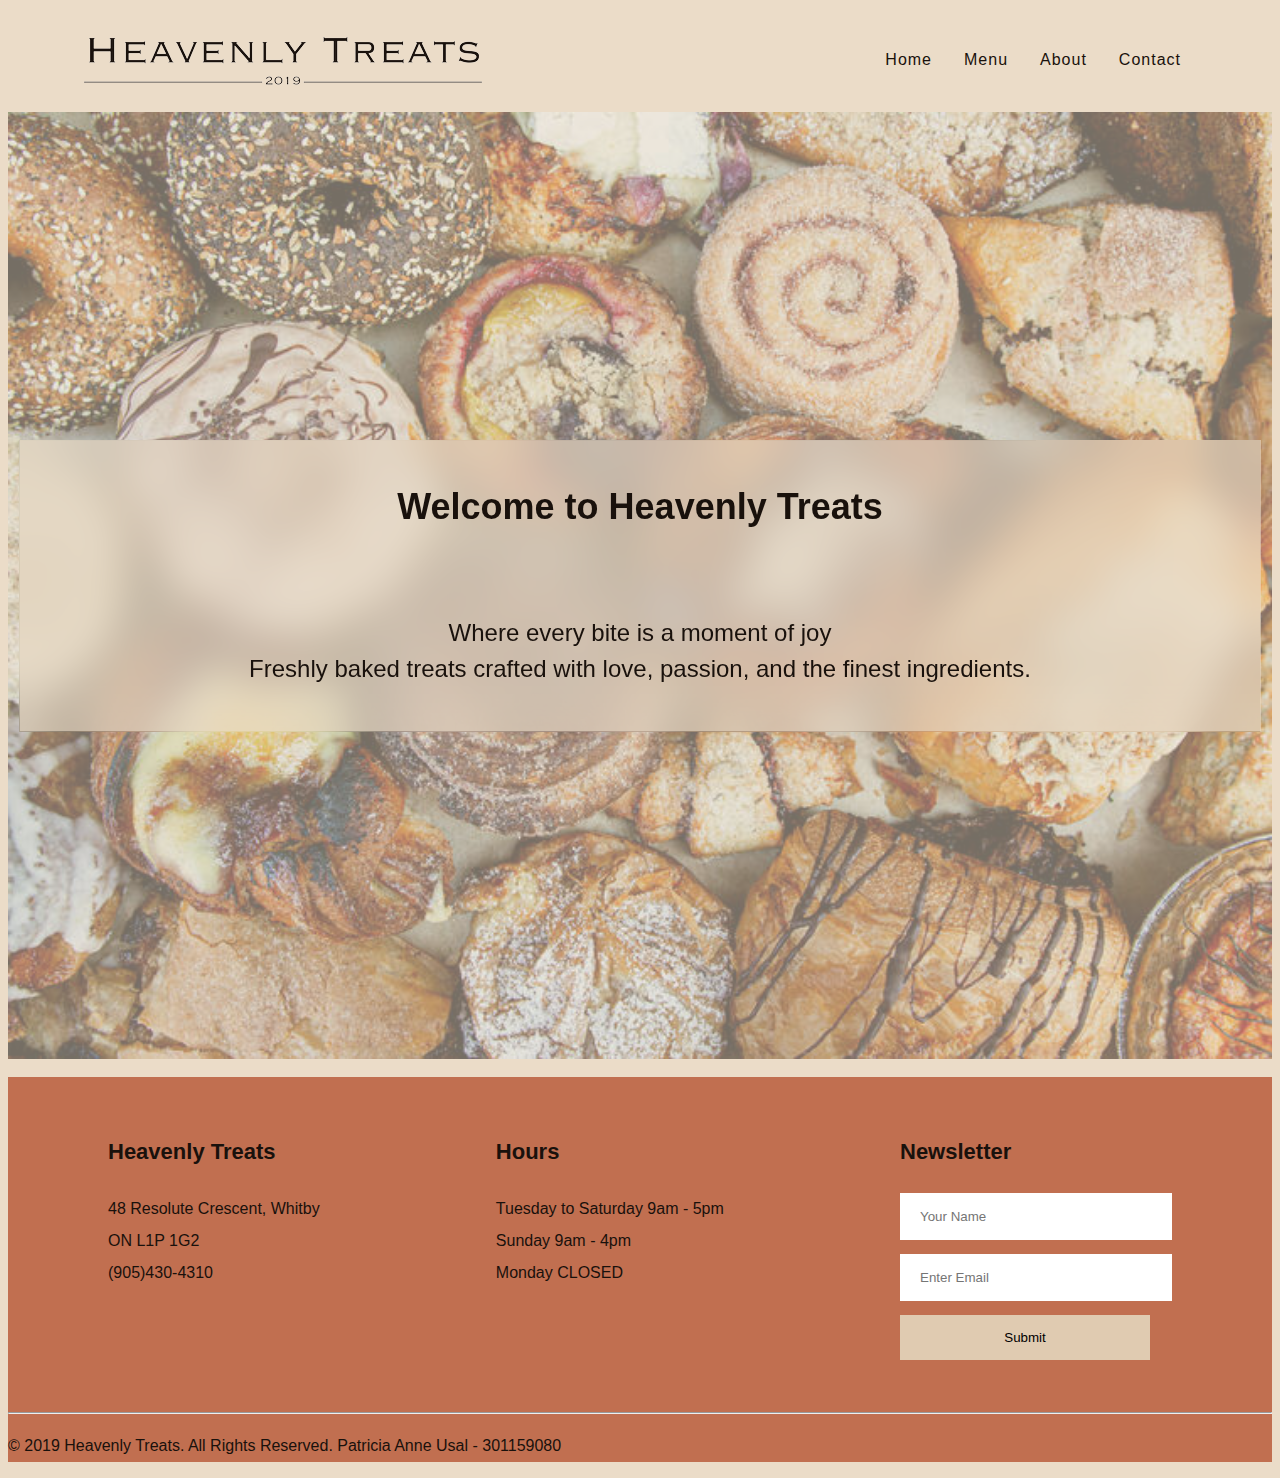
<file: index.html>
<!DOCTYPE html>

<!--Patricia Anne Usal - 301159080-->

<html lang="en">
    <head>
        <meta charset="utf-8">
        <meta name="viewport" content="width=device-width, initial-scale=1">
        <title>Heavenly Treats</title>
        <link rel="stylesheet" href="style.css">
    </head>

    <body>
        <header>
            <div class="container">
                <div id="logo">
                    <img src="Images/heavenly_treats_logo.png" alt="Heavenly Treats">
                </div>
                <nav>
                    <ul>
                        <li><a href="contact.html">Contact</a></li>
                        <li><a href="about.html">About</a></li>
                        <li><a href="menu.html">Menu</a></li>
                        <li><a href="index.html">Home</a></li>
                    </ul>
                </nav>
            </div>
        </header>
        <div class="homepage">
            <img src="Images/homepage.jpg" alt="Baked Goods">
            <div class="opening">
                <h2>Welcome to Heavenly Treats</h2><br>
                <p>
                    Where every bite is a moment of joy<br>
                    Freshly baked treats crafted with love, passion, and the finest ingredients.
                </p>
            </div>
        </div><br>
        <footer>
            <div class="footer-container">
                <div class="row">
                    <div class="footer-col">
                        <h4>Heavenly Treats</h4>
                        <a href="https://www.google.com/maps/place/48+Resolute+Crescent,+Whitby,+ON+L1P+1G2/@43.8829136,-78.9636683,17z/data=!3m1!4b1!4m6!3m5!1s0x89d51e3872495ec7:0x5f035021755facd8!8m2!3d43.8829136!4d-78.9610934!16s%2Fg%2F11c4k6m798!5m1!1e1?authuser=0&entry=ttu&g_ep=EgoyMDI0MTExMy4xIKXMDSoASAFQAw%3D%3D" target="_blank">
                            <p>
                                48 Resolute Crescent, Whitby<br>
                                ON L1P 1G2<br>
                            </a>
                                (905)430-4310
                            </p>
                        
                    </div>
                    <div class="footer-col">
                        <h4>Hours</h4>
                        <p>
                            Tuesday to Saturday 9am - 5pm<br>
                            Sunday 9am - 4pm<br>
                            Monday CLOSED
                        </p>
                    </div>
                    <div class="footer-col">
                        <h4>Newsletter</h4>
                        <form>
                            <input type="text" placeholder="Your Name" class="inputName">
                            <input type="email" placeholder="Enter Email" class="inputEmail">
                            <input type="submit" value="Submit" class="inputSubmit">
                        </form>
                    </div>
                </div>
                <hr>
                <div class="row-2">
                    <div class="col">
                        <p>&#169; 2019 Heavenly Treats. All Rights Reserved. Patricia Anne Usal - 301159080</p>
                    </div>
                </div>
            </div>
        </footer>
    </body>
</html>
</file>
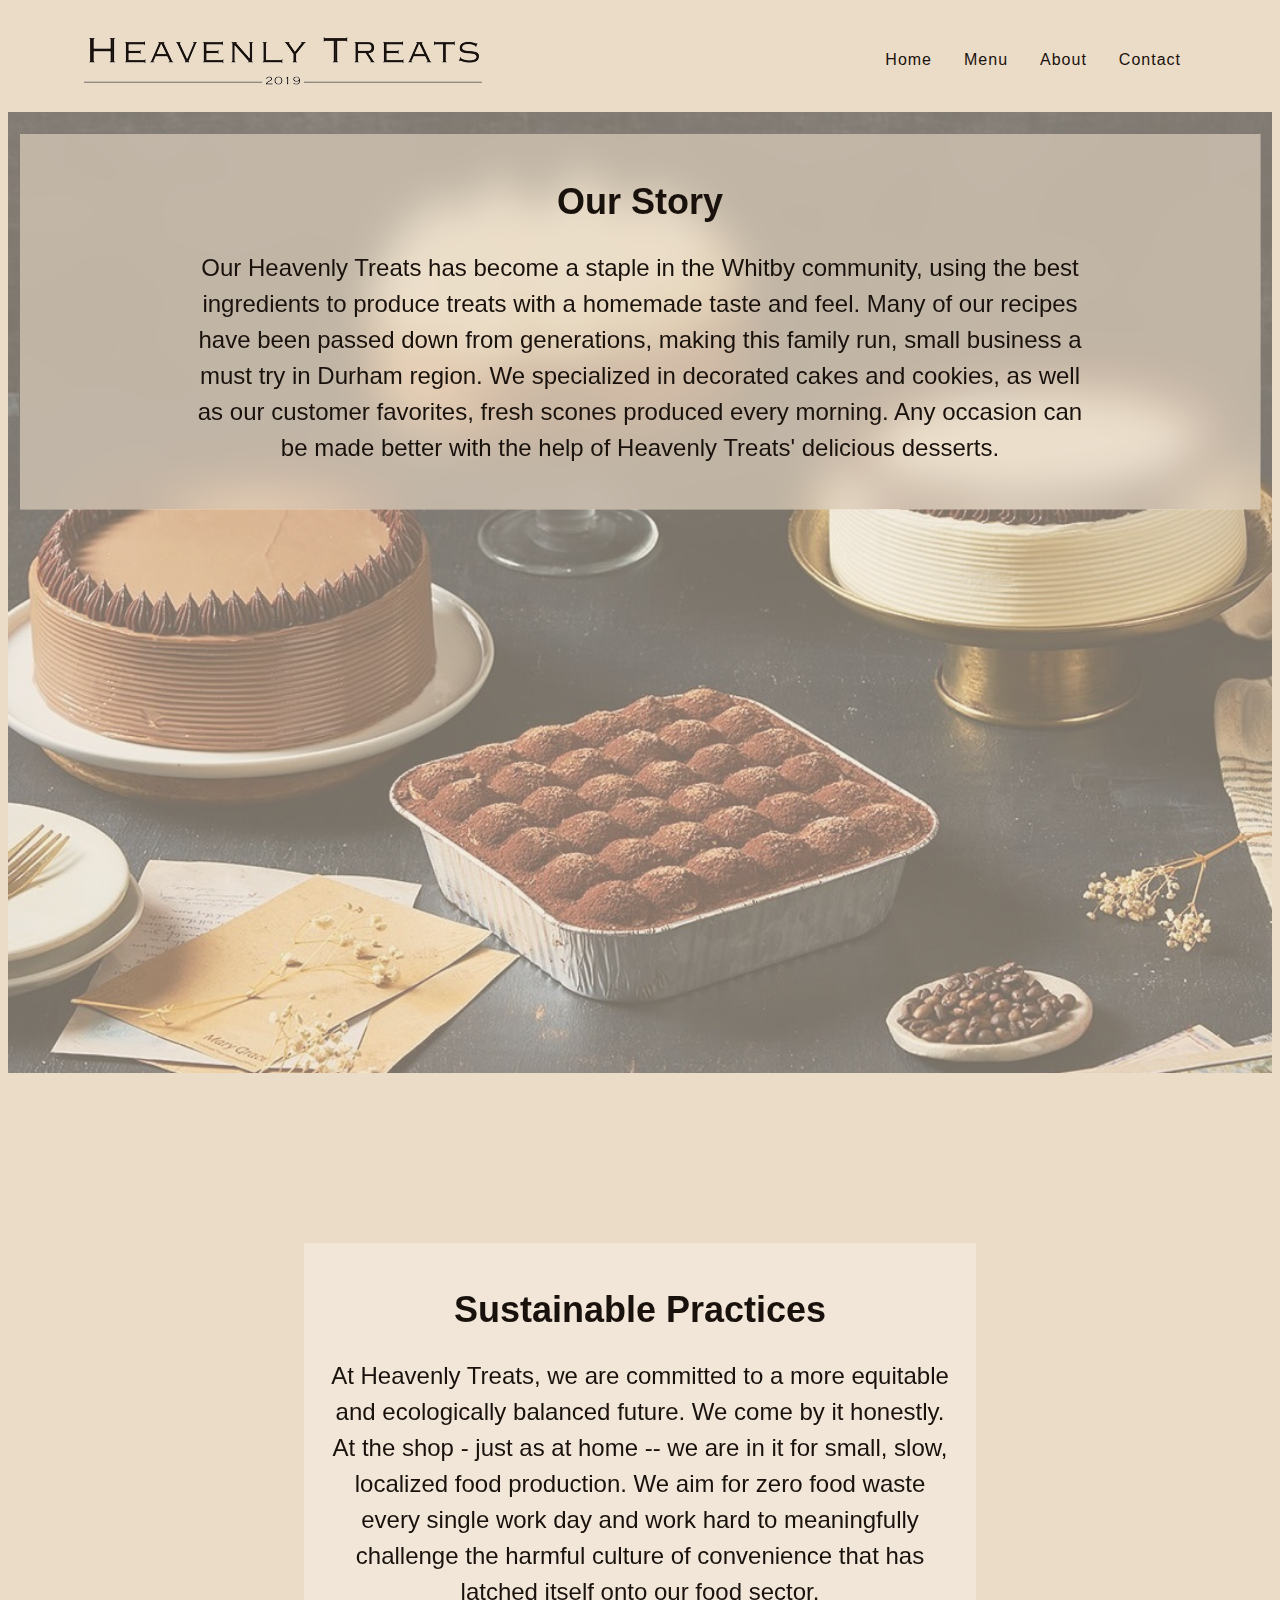
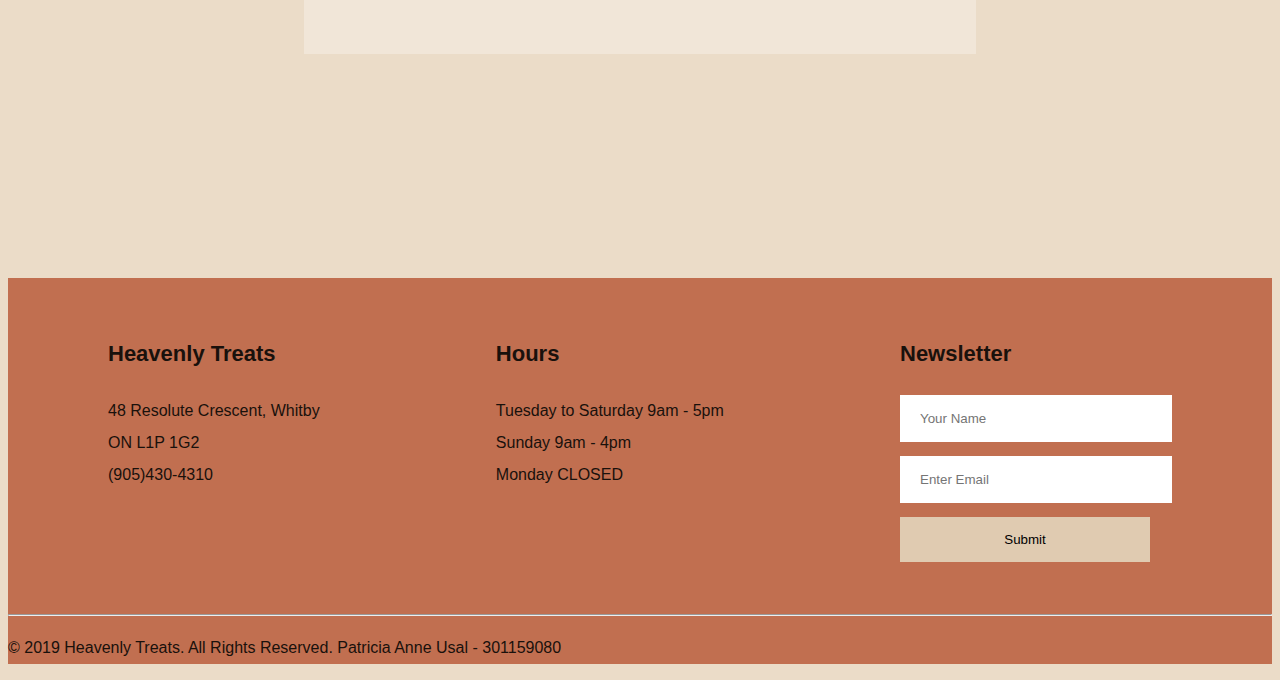
<file: about.html>
<!DOCTYPE html>

<!--Patricia Anne Usal - 301159080-->

<html lang="en">
    <head>
        <meta charset="utf-8">
        <meta name="viewport" content="width=device-width, initial-scale=1">
        <title>Heavenly Treats</title>
        <link rel="stylesheet" href="style-about.css">
        <link rel="stylesheet" href="style.css">
    </head>

    <body>
        <header>
            <div class="container">
                <div id="logo">
                    <img src="Images/heavenly_treats_logo.png" alt="Heavenly Treats">
                </div>
                <nav>
                    <ul>
                        <li><a href="contact.html">Contact</a></li>
                        <li><a href="about.html">About</a></li>
                        <li><a href="menu.html">Menu</a></li>
                        <li><a href="index.html">Home</a></li>
                    </ul>
                </nav>
            </div>
        </header>

        <div class="about-container">
            <div class="about-image">
                <img src="Images/about-1.jpg">
            </div>
            <div class="about-section">
                <h2>Our Story</h2>
                <p>
                    Our Heavenly Treats has become a staple in the Whitby community, using the best ingredients to produce treats with a homemade taste and feel. Many of our recipes have been passed down  from generations, making this family run, small business a must try in Durham region. We specialized in decorated cakes and cookies, as well as our customer favorites, fresh scones produced every morning. Any occasion can be made better with the help of Heavenly Treats' delicious desserts.
                </p>
            </div>
            <div class="sustainable">
                <h2>Sustainable Practices</h2>
                <p>
                    At Heavenly Treats, we are committed to a more equitable and ecologically balanced future. We come by it honestly.<br>
                    At the shop - just as at home -- we are in it for small, slow, localized food production. We aim for zero food waste every single work day and work hard to meaningfully challenge the harmful culture of convenience that has latched itself onto our food sector.<br>
                </p>
            </div>
        </div>
        <br>
        <footer>
            <div class="footer-container">
                <div class="row">
                    <div class="footer-col">
                        <h4>Heavenly Treats</h4>
                        <a href="https://www.google.com/maps/place/48+Resolute+Crescent,+Whitby,+ON+L1P+1G2/@43.8829136,-78.9636683,17z/data=!3m1!4b1!4m6!3m5!1s0x89d51e3872495ec7:0x5f035021755facd8!8m2!3d43.8829136!4d-78.9610934!16s%2Fg%2F11c4k6m798!5m1!1e1?authuser=0&entry=ttu&g_ep=EgoyMDI0MTExMy4xIKXMDSoASAFQAw%3D%3D" target="_blank">
                            <p>
                                48 Resolute Crescent, Whitby<br>
                                ON L1P 1G2<br>
                            </a>
                                (905)430-4310
                            </p>
                        
                    </div>
                    <div class="footer-col">
                        <h4>Hours</h4>
                        <p>
                            Tuesday to Saturday 9am - 5pm<br>
                            Sunday 9am - 4pm<br>
                            Monday CLOSED
                        </p>
                    </div>
                    <div class="footer-col">
                        <h4>Newsletter</h4>
                        <form>
                            <input type="text" placeholder="Your Name" class="inputName">
                            <input type="email" placeholder="Enter Email" class="inputEmail">
                            <input type="submit" value="Submit" class="inputSubmit">
                        </form>
                    </div>
                </div>
                <hr>
                <div class="row-2">
                    <div class="col">
                        <p>&#169; 2019 Heavenly Treats. All Rights Reserved. Patricia Anne Usal - 301159080</p>
                    </div>
                </div>
            </div>
        </footer>
    </body>
</html>
</file>
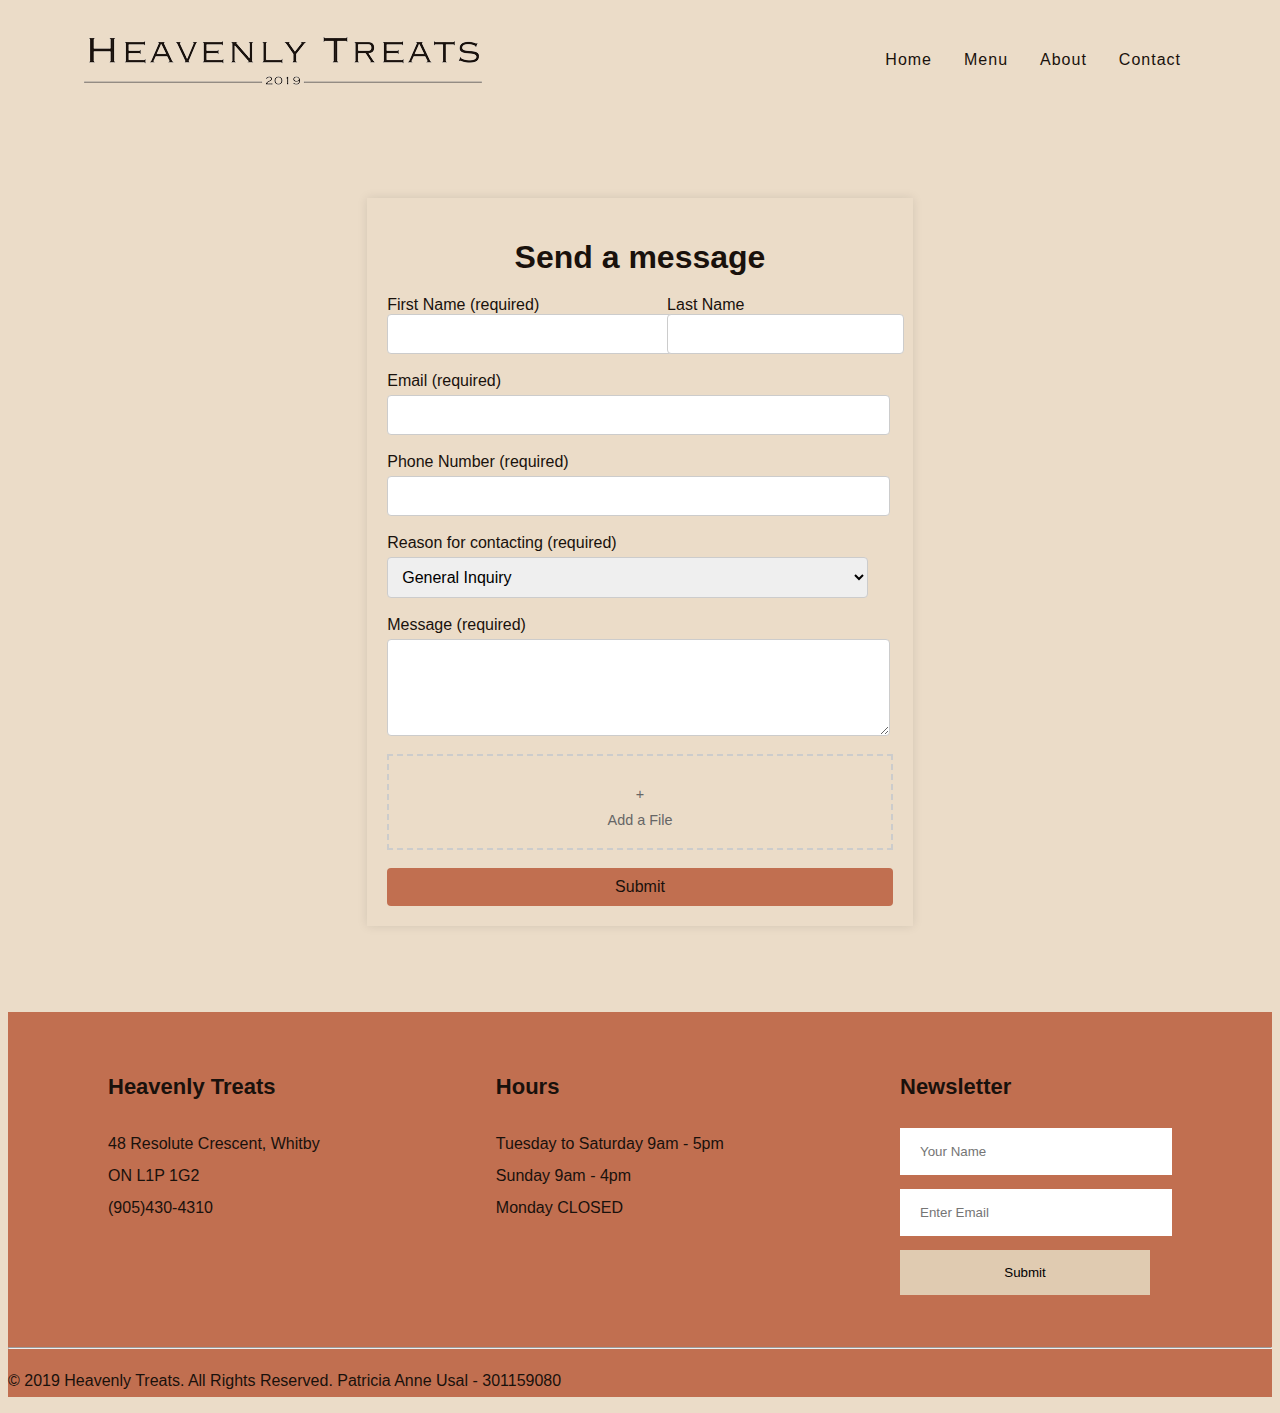
<file: contact.html>
<!DOCTYPE html>

<html lang="en">
    <head>
        <meta charset="UTF-8">
        <meta name="viewport" content="width=device-width, initial-scale=1">
        <title>Contact - Heavenly Treats - Contact</title>
        <link rel="stylesheet" href="style-contact.css">
        <link rel="stylesheet" href="style.css">
    </head>

    <body>
        <header>
            <div class="container">
                <div id="logo">
                    <img src="Images/heavenly_treats_logo.png" alt="Heavenly Treats">
                </div>
                <nav>
                    <ul>
                        <li><a href="contact.html">Contact</a></li>
                        <li><a href="about.html">About</a></li>
                        <li><a href="menu.html">Menu</a></li>
                        <li><a href="index.html">Home</a></li>
                    </ul>
                </nav>
            </div>
        </header>

        <div class="body-container">
            <div class="form-container">
                <h1>Send a message</h1>
                <form>
                    <div class="form-row">
                        <div class="column">
                            <label for="first-name">First Name <span>(required)</span></label>
                            <input type="text" id="first-name" name="first-name" required>
                        </div>
                        <div class="column">
                            <label for="last-name">Last Name</label>
                            <input type="text" id="last-name" name="last-name">
                        </div>
                    </div><br>
                    <label for="email">Email <span>(required)</span></label>
                    <input type="email" id="email" name="email" required><br>
                    <label for="phone">Phone Number <span>(required)</span></label>
                    <input type="tel" id="phone" name="phone" required><br>
                    <label for="reason">Reason for contacting <span>(required)</span></label>
                    <select id="reason" name="reason" required>
                        <option value="general">General Inquiry</option>
                        <option value="order">Order Inquiry</option>
                        <option value="job">Job Inquiry</option>
                    </select><br>
                    <label for="message">Message <span>(required)</span></label>
                    <textarea id="message" name="message" rows="5" required></textarea><br>
                    <div class="file-upload">
                        <input type="file" id="file-upload" name="file-upload">
                        <span>+</span>
                        <span>Add a File</span>
                    </div>
                    <br>
                    <button type="submit">Submit</button>
                </form>
            </div>
        </div>


        <footer>
            <div class="footer-container">
                <div class="row">
                    <div class="footer-col">
                        <h4>Heavenly Treats</h4>
                        <a href="https://www.google.com/maps/place/48+Resolute+Crescent,+Whitby,+ON+L1P+1G2/@43.8829136,-78.9636683,17z/data=!3m1!4b1!4m6!3m5!1s0x89d51e3872495ec7:0x5f035021755facd8!8m2!3d43.8829136!4d-78.9610934!16s%2Fg%2F11c4k6m798!5m1!1e1?authuser=0&entry=ttu&g_ep=EgoyMDI0MTExMy4xIKXMDSoASAFQAw%3D%3D" target="_blank">
                            <p>
                                48 Resolute Crescent, Whitby<br>
                                ON L1P 1G2<br>
                            </a>
                                (905)430-4310
                            </p>
                        
                    </div>
                    <div class="footer-col">
                        <h4>Hours</h4>
                        <p>
                            Tuesday to Saturday 9am - 5pm<br>
                            Sunday 9am - 4pm<br>
                            Monday CLOSED
                        </p>
                    </div>
                    <div class="footer-col">
                        <h4>Newsletter</h4>
                        <form>
                            <input type="text" placeholder="Your Name" class="inputName">
                            <input type="email" placeholder="Enter Email" class="inputEmail">
                            <input type="submit" value="Submit" class="inputSubmit">
                        </form>
                    </div>
                </div>
                <hr>
                <div class="row-2">
                    <div class="col">
                        <p>&#169; 2019 Heavenly Treats. All Rights Reserved. Patricia Anne Usal - 301159080</p>
                    </div>
                </div>
            </div>
        </footer>

        


    </body>
</html>
</file>
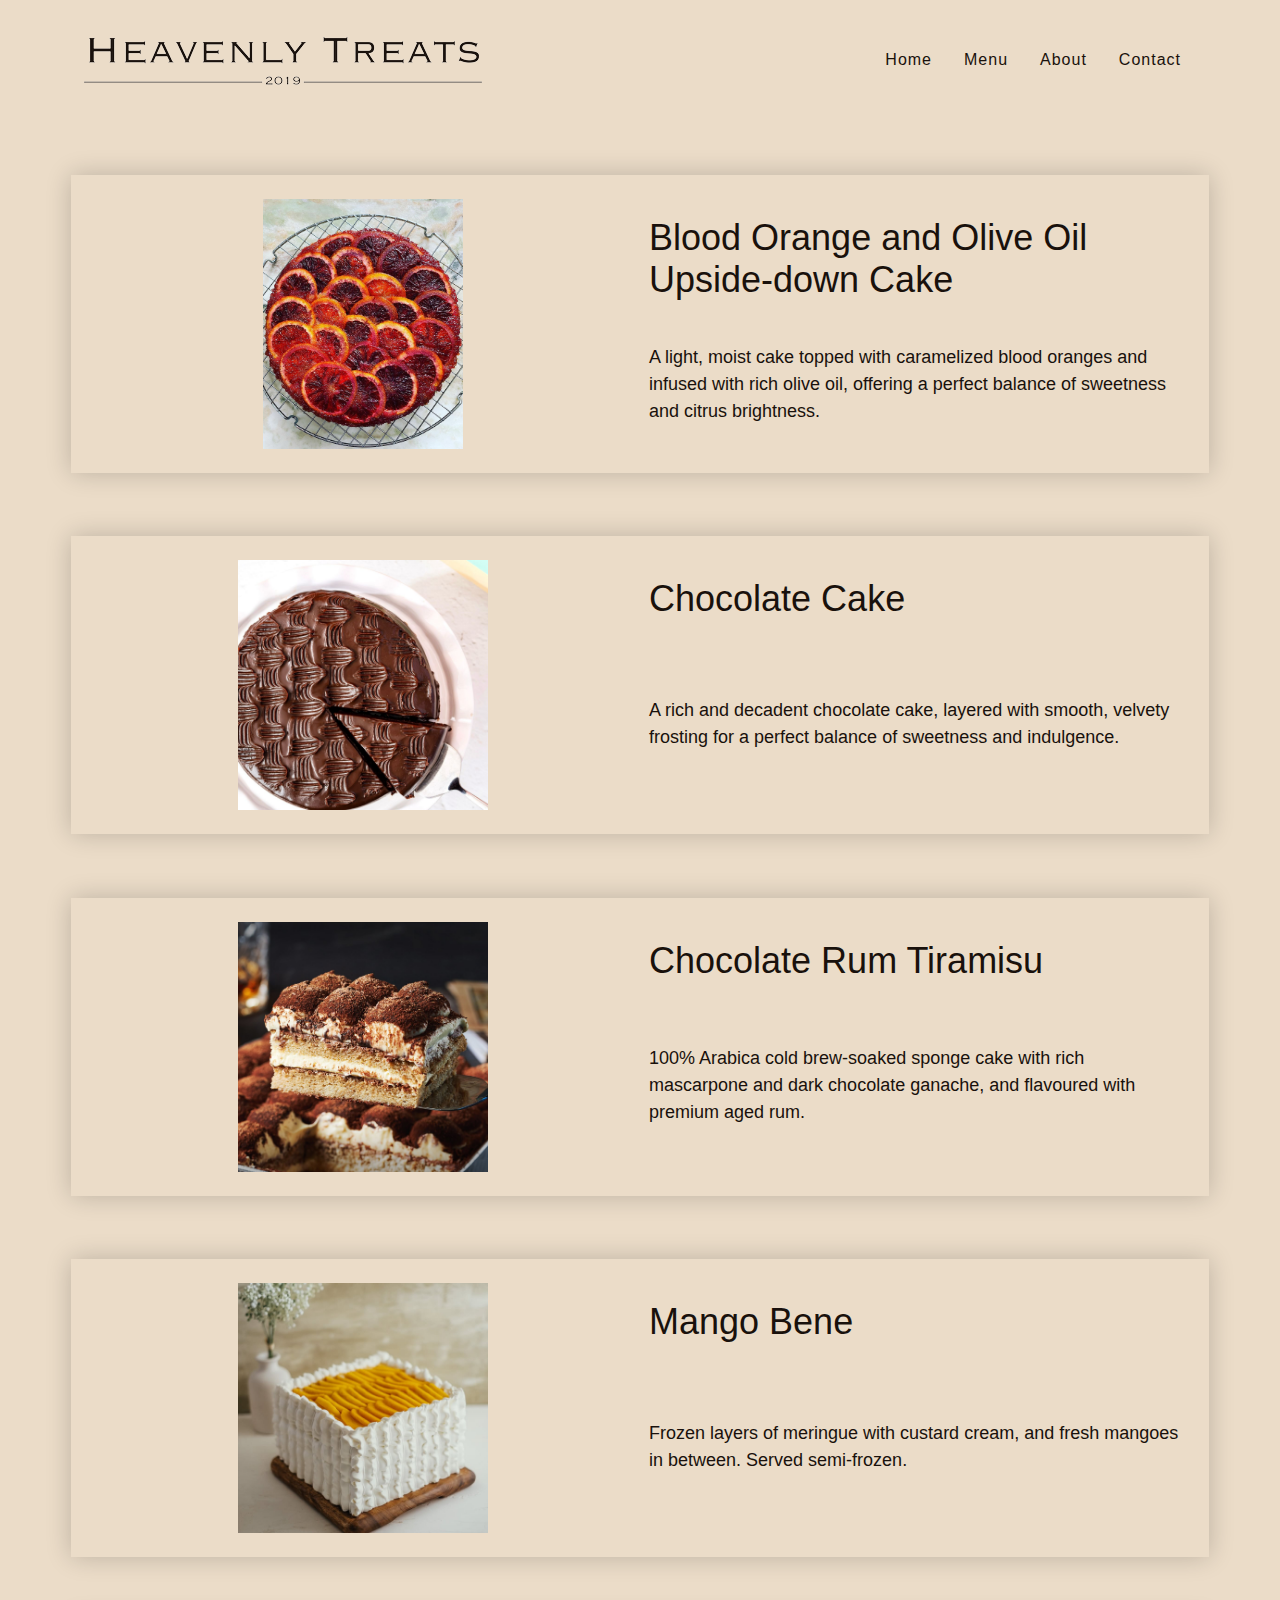
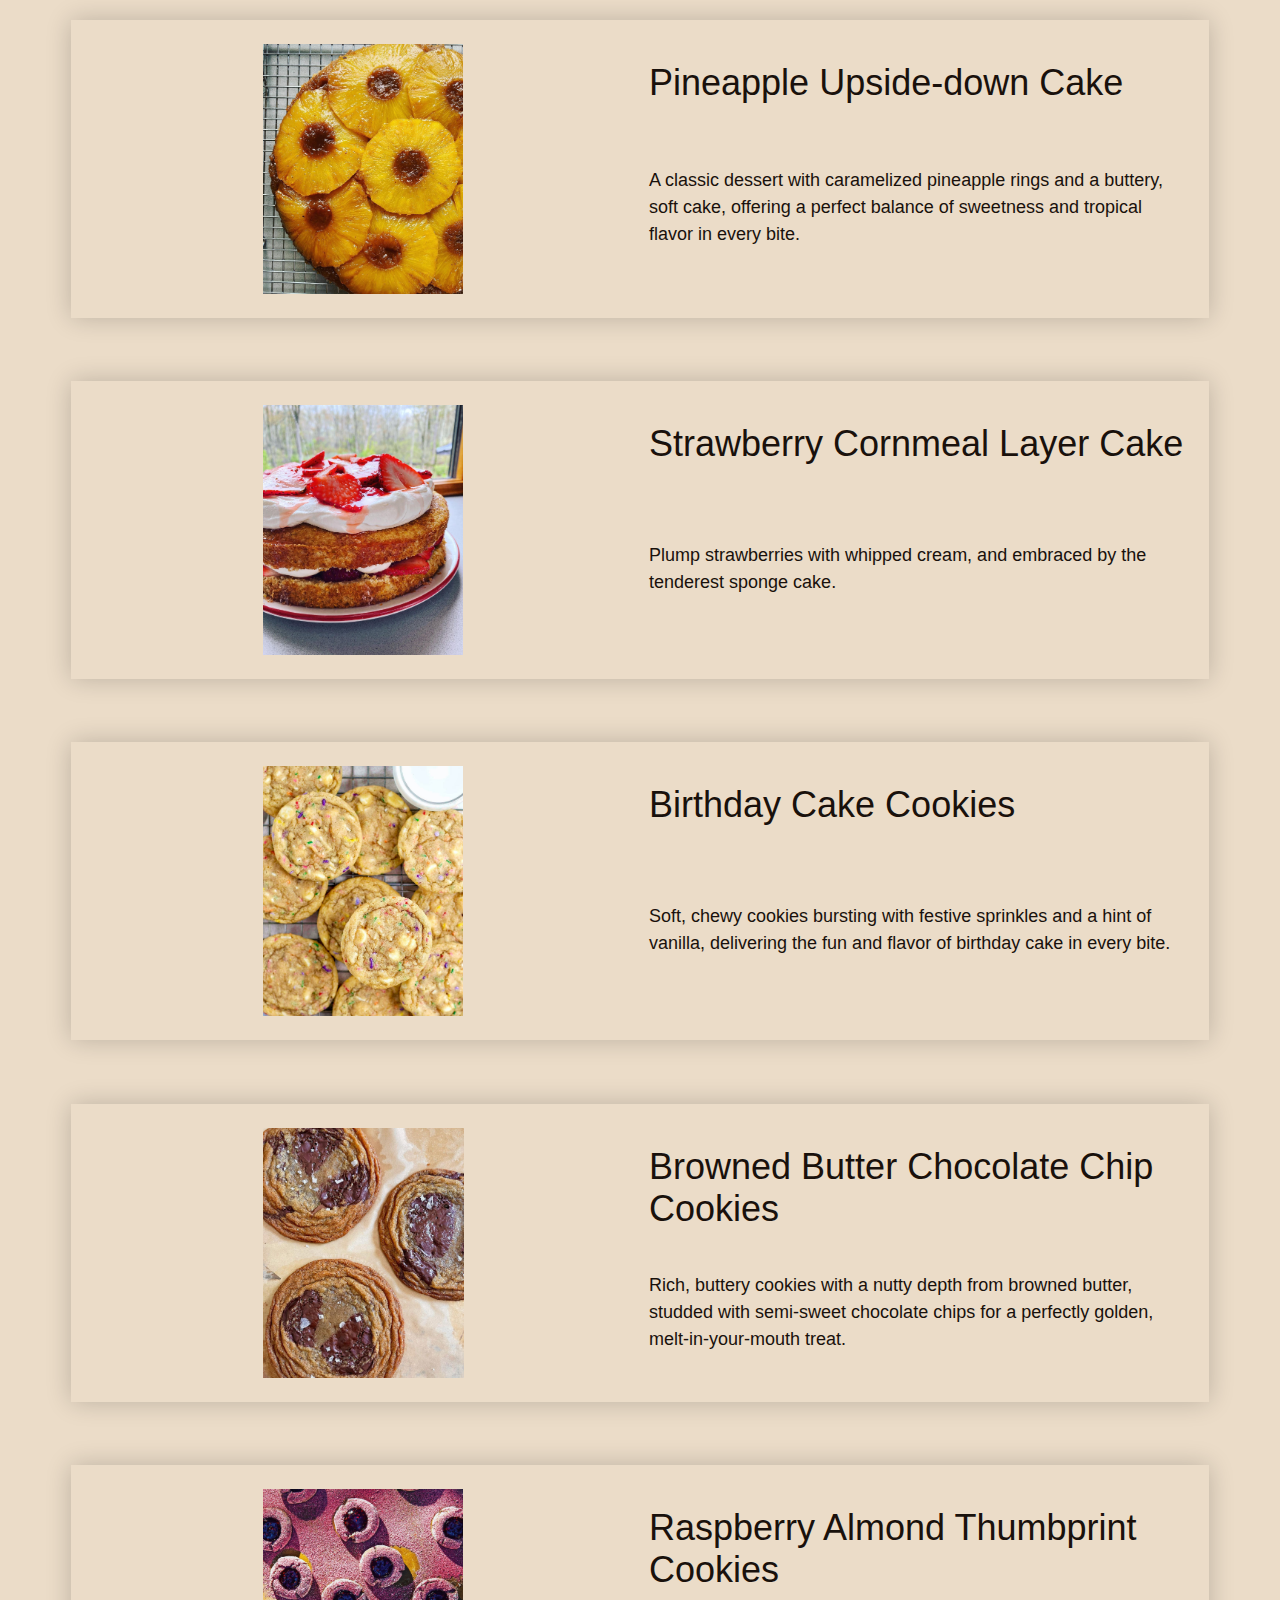
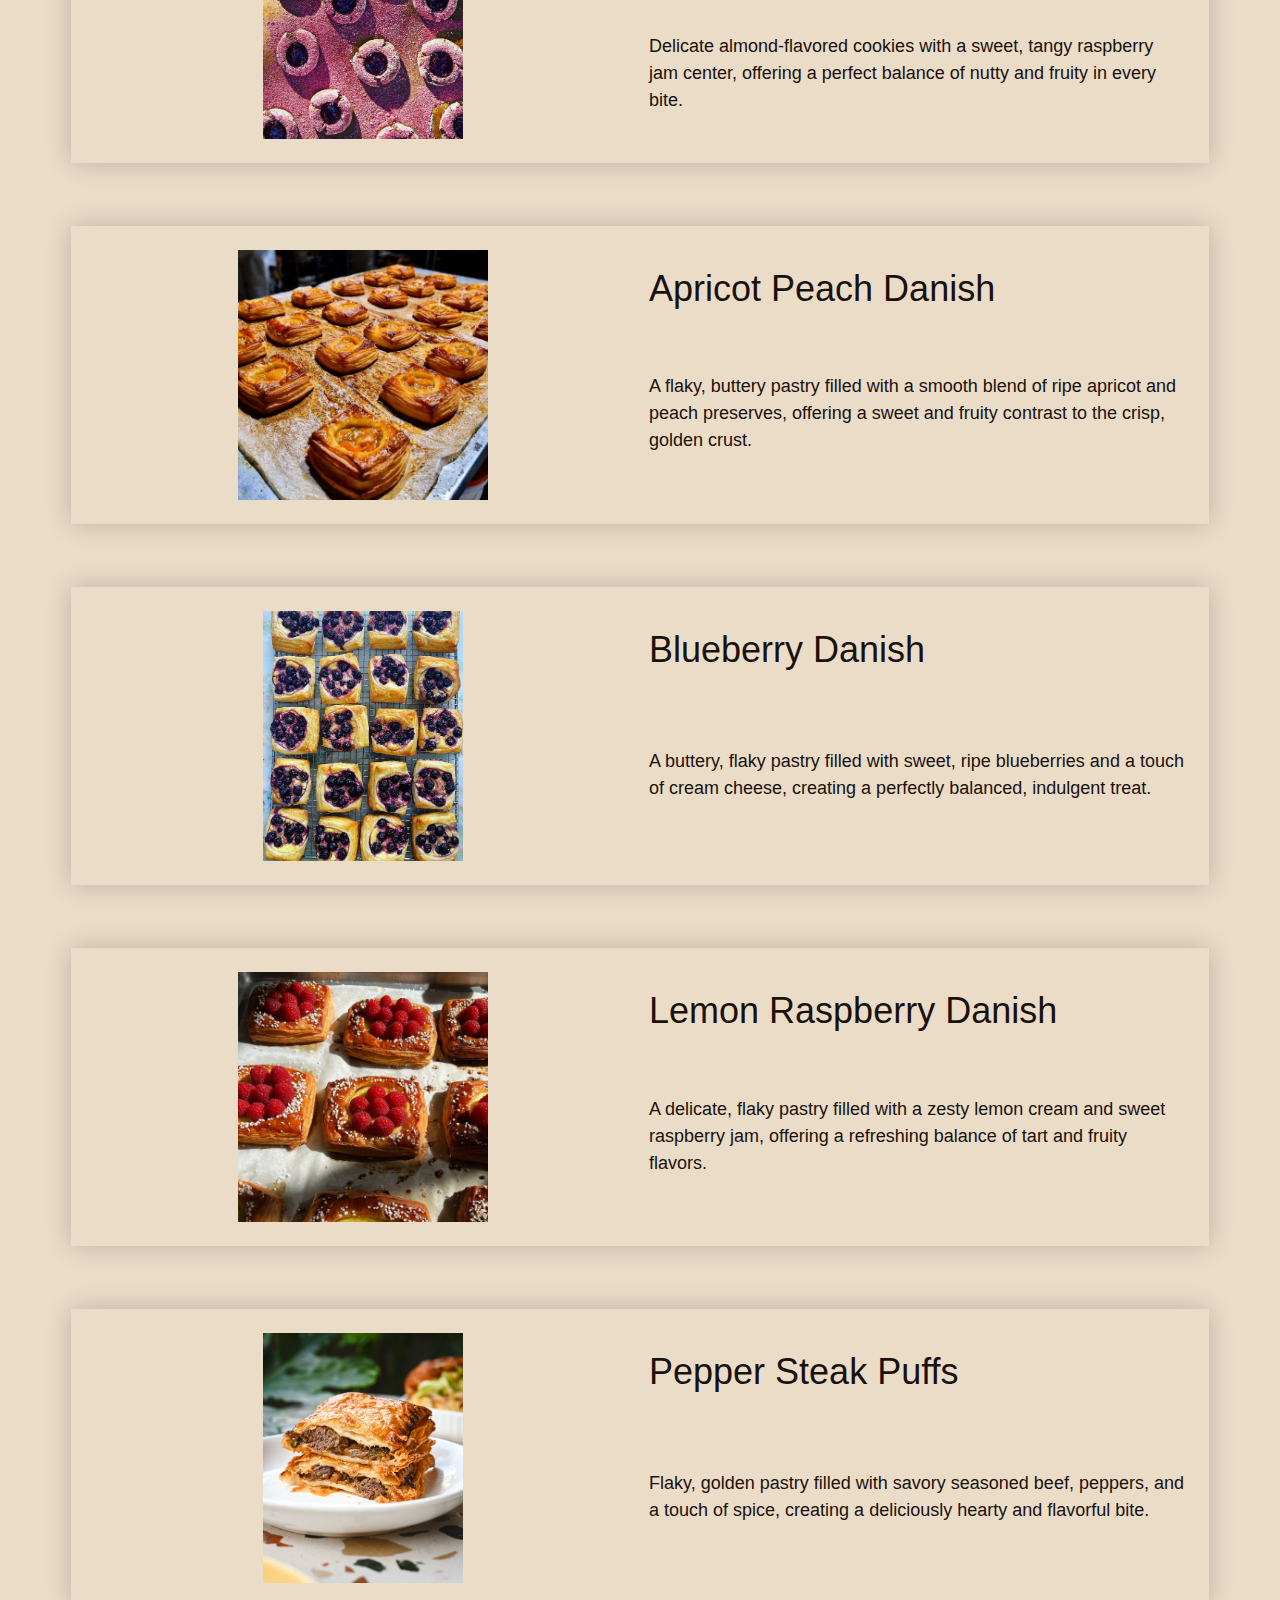
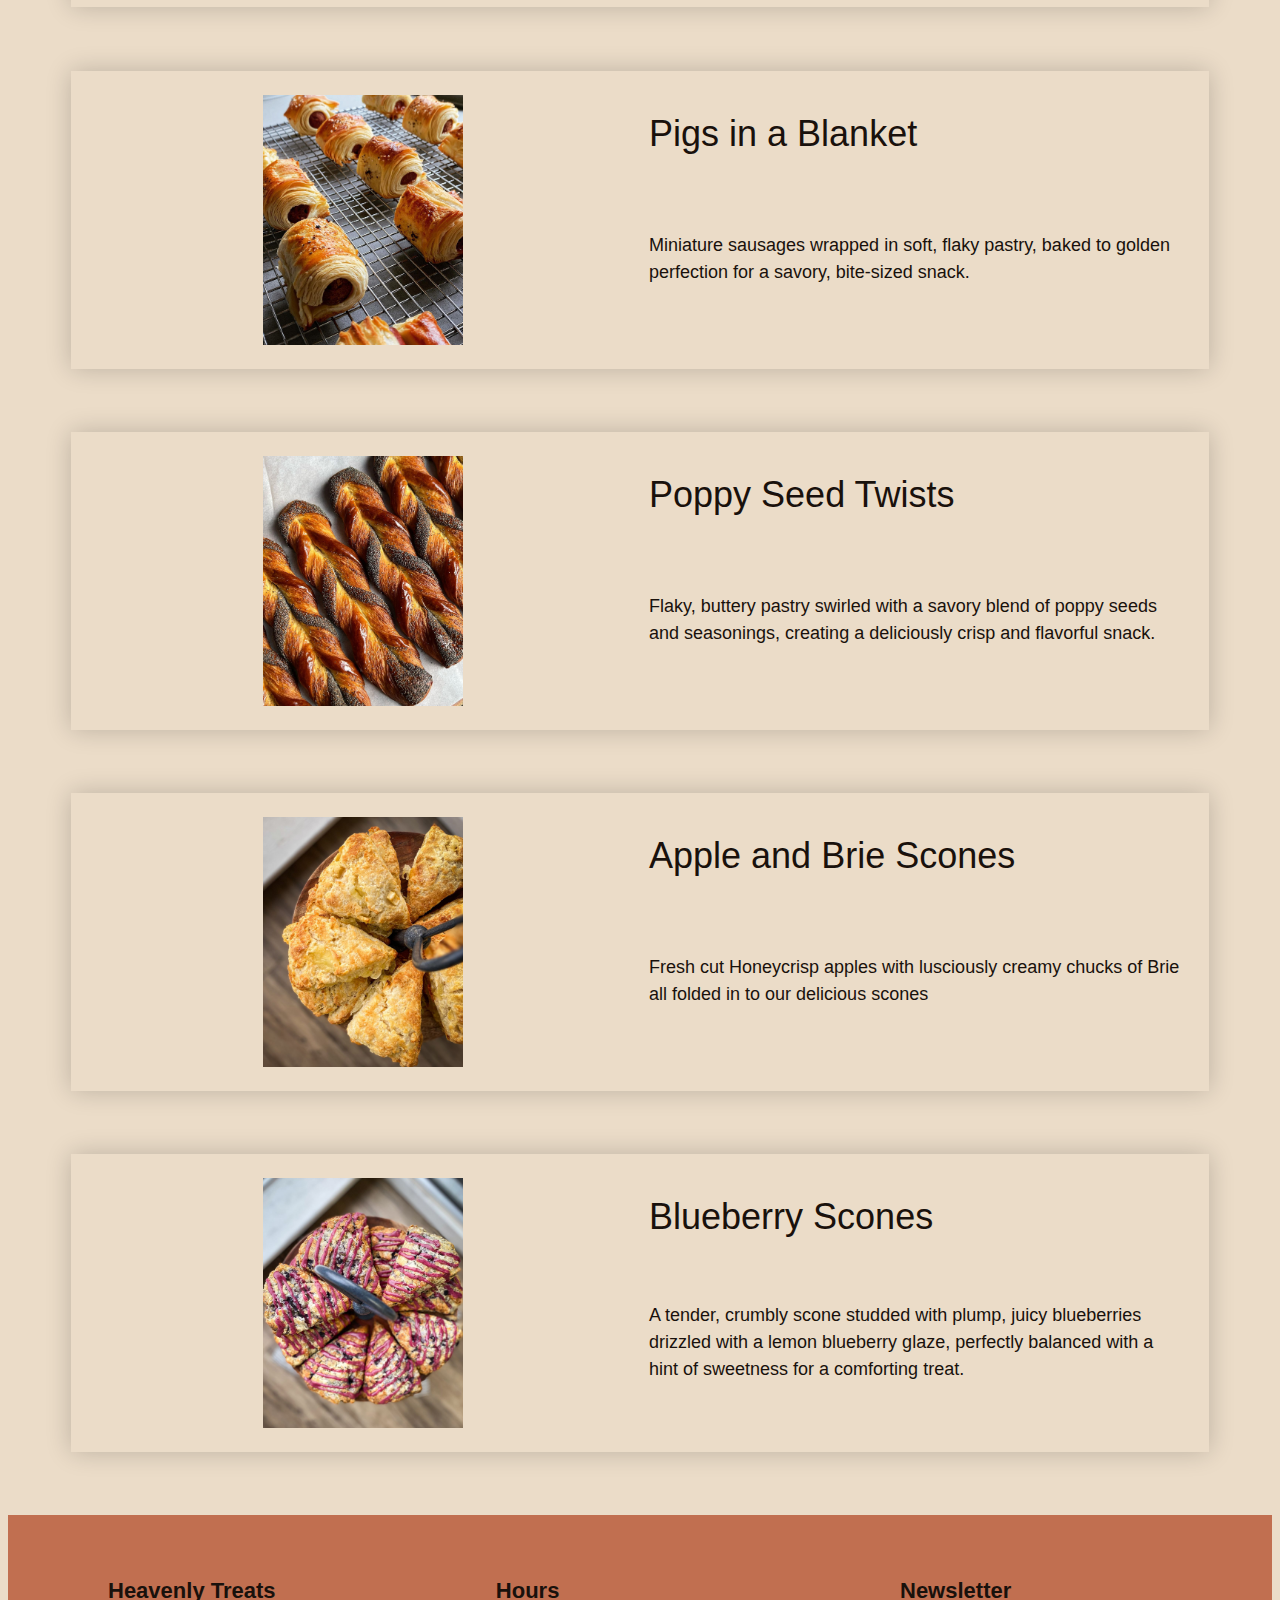
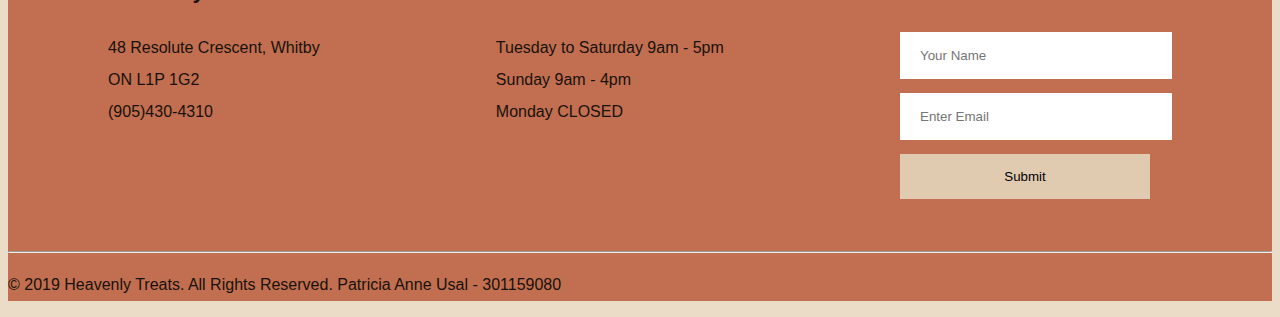
<file: menu.html>
<!DOCTYPE html>

<!--Patricia Anne Usal - 301159080-->

<html lang="en">
    <head>
        <meta charset="utf-8">
        <meta name="viewport" content="width=device-width, initial-scale=1">
        <title>Heavenly Treats - Menu</title>
        <link rel="stylesheet" href="style-menu.css">
        <link rel="stylesheet" href="style.css">
    </head>

    <body>
        <header>
            <div class="container">
                <div id="logo">
                    <img src="Images/heavenly_treats_logo.png" alt="Heavenly Treats">
                </div>
                <nav>
                    <ul>
                        <li><a href="contact.html">Contact</a></li>
                        <li><a href="about.html">About</a></li>
                        <li><a href="menu.html">Menu</a></li>
                        <li><a href="index.html">Home</a></li>
                    </ul>
                </nav>
            </div>
        </header>
        <div class="menu-container">
        <div class="card-container">
            <div class="card">
              <img src="Images/cakes/blood-orange.jpg">
              <div class="title">Blood Orange and Olive Oil Upside-down Cake</div>
              <div class="content">
                A light, moist cake topped with caramelized blood oranges and infused with rich olive oil, offering a perfect balance of sweetness and citrus brightness.
              </div>
            </div>
            </div>
            <div class="card-container2">
            <div class="card">
              <img src="Images/cakes/chocolate-cake.jpg">
              <div class="title">Chocolate Cake</div>
              <div class="content">
                A rich and decadent chocolate cake, layered with smooth, velvety frosting for a perfect balance of sweetness and indulgence.
              </div>
            </div>
          </div>
          <div class="card-container3">
            <div class="card">
              <img src="Images/cakes/chocolate-rum-tiramisu.jpg">
              <div class="title">Chocolate Rum Tiramisu</div>
              <div class="content">
                100% Arabica cold brew-soaked sponge cake with rich mascarpone and dark chocolate ganache, and flavoured with premium aged rum.
              </div>
            </div>
          </div>
          <div class="card-container4">
            <div class="card">
              <img src="Images/cakes/mango-bene.jpg">
              <div class="title">Mango Bene</div>
              <div class="content">
                Frozen layers of meringue with custard cream, and fresh mangoes in between. Served semi-frozen.
              </div>
            </div>
          </div>
          <div class="card-container5">
            <div class="card">
              <img src="Images/cakes/pineapple-upside-down.jpg">
              <div class="title">Pineapple Upside-down Cake</div>
              <div class="content">
                A classic dessert with caramelized pineapple rings and a buttery, soft cake, offering a perfect balance of sweetness and tropical flavor in every bite.
              </div>
            </div>
          </div>
          <div class="card-container6">
            <div class="card">
              <img src="Images/cakes/strawberry-shortcake.jpg">
              <div class="title">Strawberry Cornmeal Layer Cake</div>
              <div class="content">
                Plump strawberries with whipped cream, and embraced by the tenderest sponge cake.
              </div>
            </div>
          </div>
          <div class="card-container7">
            <div class="card">
              <img src="Images/cookies/birthday-cake.jpg">
              <div class="title">Birthday Cake Cookies</div>
              <div class="content">
                Soft, chewy cookies bursting with festive sprinkles and a hint of vanilla, delivering the fun and flavor of birthday cake in every bite.
              </div>
            </div>
          </div>
          <div class="card-container8">
            <div class="card">
              <img src="Images/cookies/choc-chip.jpg">
              <div class="title">Browned Butter Chocolate Chip Cookies</div>
              <div class="content">
                Rich, buttery cookies with a nutty depth from browned butter, studded with semi-sweet chocolate chips for a perfectly golden, melt-in-your-mouth treat.
              </div>
            </div>
          </div>
          <div class="card-container9">
            <div class="card">
              <img src="Images/cookies/raspberry-almond-thumbprint.jpg">
              <div class="title">Raspberry Almond Thumbprint Cookies</div>
              <div class="content">
                Delicate almond-flavored cookies with a sweet, tangy raspberry jam center, offering a perfect balance of nutty and fruity in every bite.
              </div>
            </div>
          </div>
          <div class="card-container10">
            <div class="card">
              <img src="Images/danish/apricot-peach.jpg">
              <div class="title">Apricot Peach Danish</div>
              <div class="content">
                A flaky, buttery pastry filled with a smooth blend of ripe apricot and peach preserves, offering a sweet and fruity contrast to the crisp, golden crust.
              </div>
            </div>
          </div>
          <div class="card-container11">
            <div class="card">
              <img src="Images/danish/blueberry-danish.jpg">
              <div class="title">Blueberry Danish</div>
              <div class="content">
                A buttery, flaky pastry filled with sweet, ripe blueberries and a touch of cream cheese, creating a perfectly balanced, indulgent treat.
              </div>
            </div>
          </div>
          <div class="card-container12">
            <div class="card">
              <img src="Images/danish/lemon-raspberry.jpg">
              <div class="title">Lemon Raspberry Danish</div>
              <div class="content">
                A delicate, flaky pastry filled with a zesty lemon cream and sweet raspberry jam, offering a refreshing balance of tart and fruity flavors.
              </div>
            </div>
          </div>
          <div class="card-container13">
            <div class="card">
              <img src="Images/savoury/pepper-steak-puffs.heic">
              <div class="title">Pepper Steak Puffs</div>
              <div class="content">
                Flaky, golden pastry filled with savory seasoned beef, peppers, and a touch of spice, creating a deliciously hearty and flavorful bite.
              </div>
            </div>
          </div>
          <div class="card-container14">
            <div class="card">
              <img src="Images/savoury/pigs-in-a-blanket.jpg">
              <div class="title">Pigs in a Blanket</div>
              <div class="content">
                Miniature sausages wrapped in soft, flaky pastry, baked to golden perfection for a savory, bite-sized snack.
              </div>
            </div>
          </div>
          <div class="card-container15">
            <div class="card">
              <img src="Images/savoury/poppy-seed-twists.jpg">
              <div class="title">Poppy Seed Twists</div>
              <div class="content">
                Flaky, buttery pastry swirled with a savory blend of poppy seeds and seasonings, creating a deliciously crisp and flavorful snack.
              </div>
            </div>
          </div>
          <div class="card-container16">
            <div class="card">
              <img src="Images/scones/apple-and-brie-scones.jpg">
              <div class="title">Apple and Brie Scones</div>
              <div class="content">
                Fresh cut Honeycrisp apples with lusciously creamy chucks of Brie all folded in to our delicious scones
              </div>
            </div>
          </div>
          <div class="card-container17">
            <div class="card">
              <img src="Images/scones/blueberry-scones.jpg">
              <div class="title">Blueberry Scones</div>
              <div class="content">
                A tender, crumbly scone studded with plump, juicy blueberries drizzled with a lemon blueberry glaze, perfectly balanced with a hint of sweetness for a comforting treat.
              </div>
            </div>
          </div>
        </div>






        <footer>
            <div class="footer-container">
                <div class="row">
                    <div class="footer-col">
                        <h4>Heavenly Treats</h4>
                        <a href="https://www.google.com/maps/place/48+Resolute+Crescent,+Whitby,+ON+L1P+1G2/@43.8829136,-78.9636683,17z/data=!3m1!4b1!4m6!3m5!1s0x89d51e3872495ec7:0x5f035021755facd8!8m2!3d43.8829136!4d-78.9610934!16s%2Fg%2F11c4k6m798!5m1!1e1?authuser=0&entry=ttu&g_ep=EgoyMDI0MTExMy4xIKXMDSoASAFQAw%3D%3D" target="_blank">
                            <p>
                                48 Resolute Crescent, Whitby<br>
                                ON L1P 1G2<br>
                            </a>
                                (905)430-4310
                            </p>
                        
                    </div>
                    <div class="footer-col">
                        <h4>Hours</h4>
                        <p>
                            Tuesday to Saturday 9am - 5pm<br>
                            Sunday 9am - 4pm<br>
                            Monday CLOSED
                        </p>
                    </div>
                    <div class="footer-col">
                        <h4>Newsletter</h4>
                        <form>
                            <input type="text" placeholder="Your Name" class="inputName">
                            <input type="email" placeholder="Enter Email" class="inputEmail">
                            <input type="submit" value="Submit" class="inputSubmit">
                        </form>
                    </div>
                </div>
                <hr>
                <div class="row-2">
                    <div class="col">
                        <p>&#169; 2019 Heavenly Treats. All Rights Reserved. Patricia Anne Usal - 301159080</p>
                    </div>
                </div>
            </div>
        </footer>
    </body>



</html>
</file>
<file: style.css>
html {
    background-color:#EBDCC8;
    font-family: "Georgia", sans-serif;
    color: #19110C;
}

.container {
    display: flex;
    justify-content: space-between;
    position: relative;
    align-items: center;
    width: 100%;
    box-sizing: border-box;
    letter-spacing: 1px;
    padding: 0 75px;
}

header {
    position: sticky;
    top: 0;
    background-color: #EBDCC8;
    z-index: 100;
}

ul {
    list-style-type: none;
    margin: 0;
    padding: 0;
    overflow: hidden;
}

li {
    float: inline-end;
}

li a {
    display: block;
    color: #19110C;
    text-align: center;
    padding: 14px 16px;
    text-decoration: none;
}

li a:hover {
    background-color: #E0CBB1;
}

.footer-container {
    background-color: #C16F50;
    color: #19110C;
    line-height: 32px;
}

.row {
    display: flex;
    justify-content: space-between;
    padding: 30px 100px;
}

.footer-container a {
    text-decoration: none;
    color: #19110C;
}

.footer-col h4 {
    margin-bottom: 25px;
    font-size: 22px;
    position: relative;
}

.footer-col a:hover {
    color: #E0CBB1;
}

.footer-col input {
    border: none;
    width: 250px;
    height: 45px;
    display: block;
    padding-left: 20px;
    margin: 14px 0;
}

.footer-col .inputSubmit {
    padding:  0px 20px;
    background-color: #E0CBB1;
    border: none;
    font-family: "Georgia", sans-serif;
    cursor: pointer;
}

.row hr {
    opacity: 0.7;
    color: #EBDCC8;
}

.homepage {
    position: relative;
    text-align: center;
}
.homepage img {
    width: 100%;
    opacity: .5;
    display: block;
    margin-left: auto;
    margin-right: auto;
}

.opening {
    position: absolute;
    top: 50%;
    left: 50%;
    transform: translate(-50%, -50%);
    background-color: rgba(235, 220, 200, .6);
    backdrop-filter: blur(20px);
    padding: 20px;
    font-size: 150%;
    line-height: 150%;
    width: 95%;
}
</file>
<file: style-about.css>
.about-container {
    position: relative;
    text-align: center;
}

.about-image img{
    width: 100%;
    opacity: .5;
    display: block;
    margin-left: auto;
    margin-right: auto;
    height: auto;
    overflow: hidden;
}

.about-section {
    position: relative;
    top: 50%;
    left: 50%;
    transform: translate(-50%, -250%);
    background-color: rgba(235, 220, 200, .6);
    backdrop-filter: blur(20px);
    padding: 20px;
    font-size: 150%;
    line-height: 150%;
    width: 95%;
}

.about-section p {
    padding: 0 150px;
}

.sustainable {
    position: relative;
    background-color: rgba(255, 255, 255, 0.3);
    backdrop-filter: blur(20px);
    padding: 20px;
    font-size: 150%;
    line-height: 150%;
    width: 50%;
    margin-left: auto;
    margin-right: auto;
    transform: translate(0, -50%);
}
</file>
<file: style-contact.css>
.body-container {
    margin: 0;
    padding: 0;
    display: flex;
    justify-content: center;
    align-items: center;
    height: 100vh;
}

.form-container {
    width: 40%;
    padding: 20px 20px;
    box-shadow: 0 0 10px rgba(0, 0, 0, 0.1);
}

h1 {
    font-size: 2em;
    text-align: center;
    margin-bottom: 20px;
}

.form-container form {
    display: flex;
    flex-direction: column;
}

label {
    margin-bottom: 5px;
    color: #19110C;
}

.form-container input, select, textarea {
    padding: 10px;
    font-size: 1em;
    border: 1px solid #ccc;
    border-radius: 4px;
    width: 95%;
}

.file-upload {
    border: 2px dashed #ccc;
    padding: 20px;
    text-align: center;
    cursor: pointer;
}

.file-upload:hover {
    border-color: #999;
}

.file-upload input {
    display: none;
}

.file-upload span {
    display: block;
    margin-top: 10px;
    font-size: 0.9em;
    color: #666;
}

.form-container button {
    background-color: #C16F50;
    color: #19110C;
    padding: 10px;
    font-size: 1em;
    border: none;
    border-radius: 4px;
    cursor: pointer;
    font-family: "Georgia", sans-serif;
}

button:hover {
    background-color: #E0CBB1;
}

.form-row {
    display: flex;
    justify-content: space-between;
}
</file>
<file: style-menu.css>
.card {
    display: grid;
    grid-template-columns: 1fr 1fr;
    column-gap: 18px;
    box-shadow: 0 0 24px rgb(0, 0, 0, 0.2);
    padding: 24px;
    margin: 5%;    
}
.card img {
    width: 100%;
    height: 250px;
    object-fit: contain;
    grid-row: 1 / 3;
}

.title {
    font-size: 36px;
    margin: 18px 0;
}

.content {
    font-size: 18px;
    line-height: 150%;
}

@container (max-width: 850px) {
    .card {
        grid-template-columns: 1fr;
    }

    img {
        grid-row: 1;
    }
}

@container (max-width: 950px) {
    .card-container2 .card {
        grid-template-columns: 1fr;
    }

    .card-container2 img {
        grid-row: 1;
    }
}
</file>
